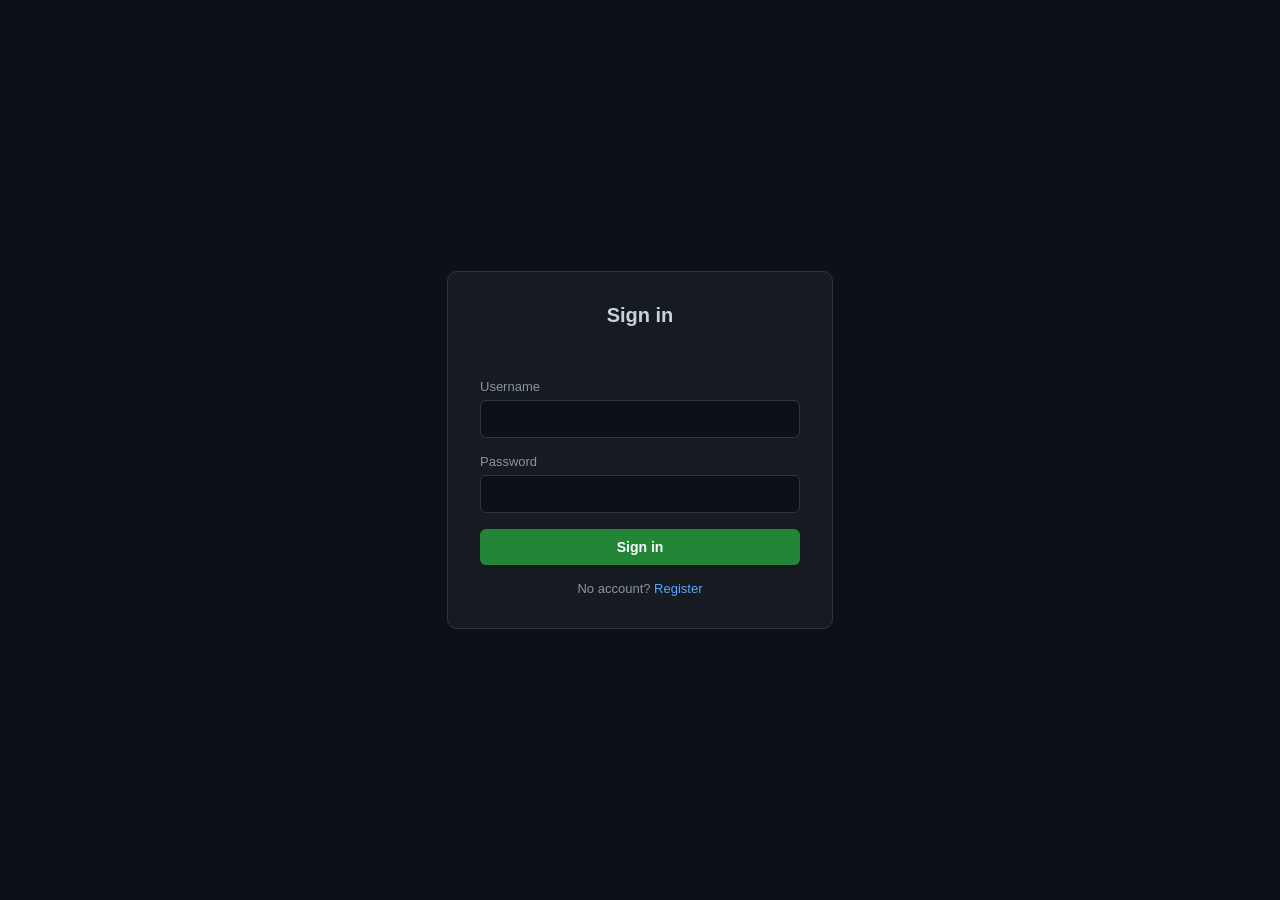
<file: app/templates/login.html>
<!DOCTYPE html>
<html lang="en">
<head>
<meta charset="UTF-8">
<title>Login — NSE Option Chain</title>
<style>
  :root { color-scheme: dark; }
  body {
    margin: 0; min-height: 100vh; display: flex; align-items: center; justify-content: center;
    background: #0d1117; font-family: -apple-system, BlinkMacSystemFont, "Segoe UI", sans-serif;
    color: #c9d1d9;
  }
  .card {
    width: 320px; background: #161b22; border: 1px solid #30363d; border-radius: 10px;
    padding: 32px;
  }
  h1 { font-size: 20px; margin: 0 0 24px; text-align: center; }
  label { display: block; font-size: 13px; color: #8b949e; margin-bottom: 6px; }
  input {
    width: 100%; box-sizing: border-box; padding: 10px 12px; margin-bottom: 16px;
    background: #0d1117; border: 1px solid #30363d; border-radius: 6px; color: #c9d1d9; font-size: 14px;
  }
  input:focus { outline: none; border-color: #58a6ff; }
  button {
    width: 100%; padding: 10px; background: #238636; border: none; border-radius: 6px;
    color: #fff; font-size: 14px; font-weight: 600; cursor: pointer;
  }
  button:hover { background: #2ea043; }
  .err { color: #f85149; font-size: 13px; margin-bottom: 12px; min-height: 16px; }
  .foot { text-align: center; margin-top: 16px; font-size: 13px; color: #8b949e; }
  .foot a { color: #58a6ff; text-decoration: none; }
</style>
</head>
<body>
  <div class="card">
    <h1>Sign in</h1>
    <div class="err" id="err"></div>
    <form id="loginForm">
      <label for="username">Username</label>
      <input id="username" name="username" autocomplete="username" required>
      <label for="password">Password</label>
      <input id="password" name="password" type="password" autocomplete="current-password" required>
      <button type="submit">Sign in</button>
    </form>
    <div class="foot">No account? <a href="/register">Register</a></div>
  </div>

  <script>
    document.getElementById('loginForm').addEventListener('submit', async (e) => {
      e.preventDefault();
      const errEl = document.getElementById('err');
      errEl.textContent = '';
      const username = document.getElementById('username').value.trim();
      const password = document.getElementById('password').value;
      try {
        const res = await fetch('/login', {
          method: 'POST',
          headers: { 'Content-Type': 'application/json' },
          body: JSON.stringify({ username, password }),
        });
        const data = await res.json();
        if (data.ok) {
          window.location.href = '/';
        } else {
          errEl.textContent = data.error || 'Login failed';
        }
      } catch {
        errEl.textContent = 'Network error — try again';
      }
    });
  </script>
</body>
</html>
</file>
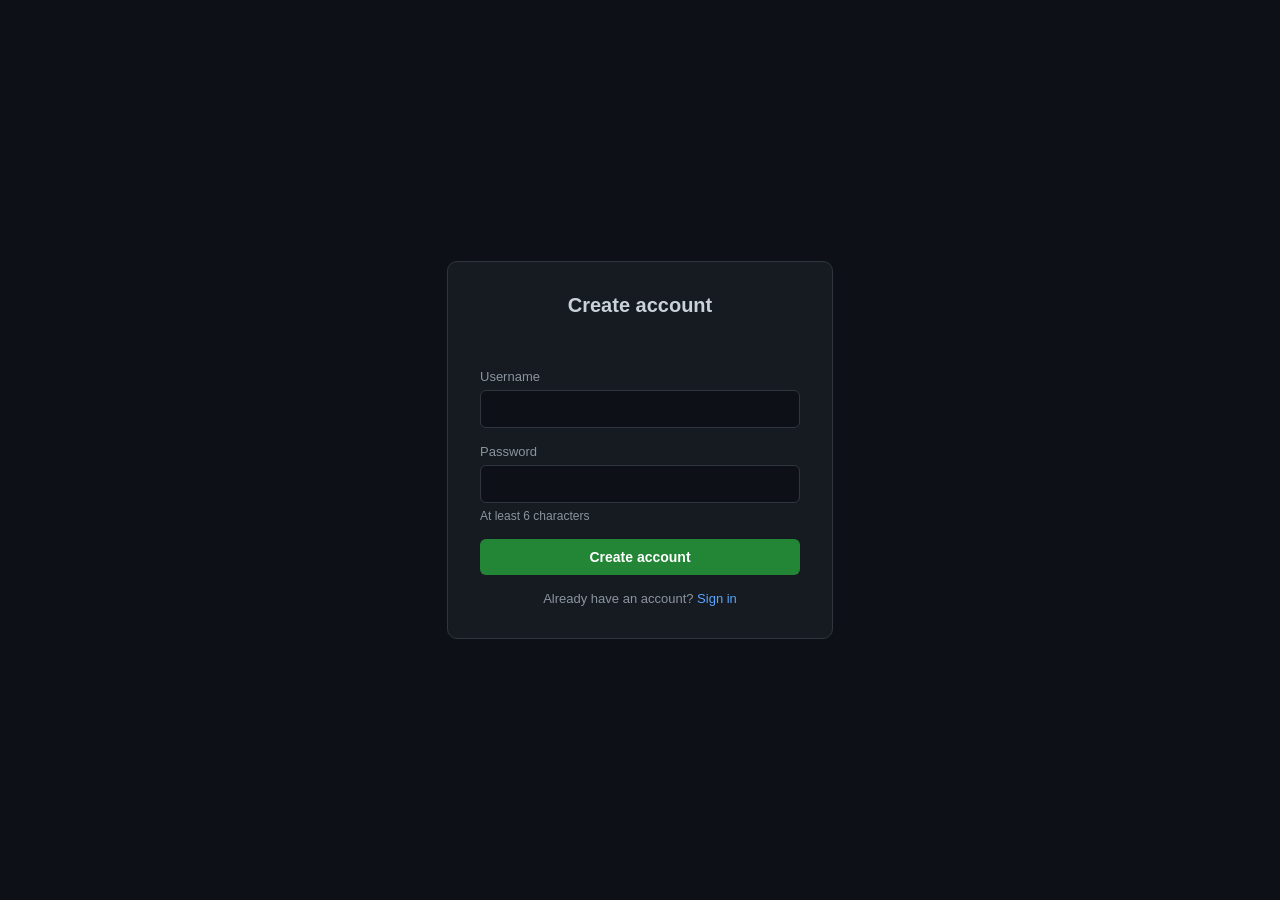
<file: app/templates/register.html>
<!DOCTYPE html>
<html lang="en">
<head>
<meta charset="UTF-8">
<title>Register — NSE Option Chain</title>
<style>
  :root { color-scheme: dark; }
  body {
    margin: 0; min-height: 100vh; display: flex; align-items: center; justify-content: center;
    background: #0d1117; font-family: -apple-system, BlinkMacSystemFont, "Segoe UI", sans-serif;
    color: #c9d1d9;
  }
  .card {
    width: 320px; background: #161b22; border: 1px solid #30363d; border-radius: 10px;
    padding: 32px;
  }
  h1 { font-size: 20px; margin: 0 0 24px; text-align: center; }
  label { display: block; font-size: 13px; color: #8b949e; margin-bottom: 6px; }
  input {
    width: 100%; box-sizing: border-box; padding: 10px 12px; margin-bottom: 16px;
    background: #0d1117; border: 1px solid #30363d; border-radius: 6px; color: #c9d1d9; font-size: 14px;
  }
  input:focus { outline: none; border-color: #58a6ff; }
  button {
    width: 100%; padding: 10px; background: #238636; border: none; border-radius: 6px;
    color: #fff; font-size: 14px; font-weight: 600; cursor: pointer;
  }
  button:hover { background: #2ea043; }
  .err { color: #f85149; font-size: 13px; margin-bottom: 12px; min-height: 16px; }
  .hint { font-size: 12px; color: #8b949e; margin: -10px 0 16px; }
  .foot { text-align: center; margin-top: 16px; font-size: 13px; color: #8b949e; }
  .foot a { color: #58a6ff; text-decoration: none; }
</style>
</head>
<body>
  <div class="card">
    <h1>Create account</h1>
    <div class="err" id="err"></div>
    <form id="registerForm">
      <label for="username">Username</label>
      <input id="username" name="username" autocomplete="username" required>
      <label for="password">Password</label>
      <input id="password" name="password" type="password" autocomplete="new-password" required minlength="6">
      <div class="hint">At least 6 characters</div>
      <button type="submit">Create account</button>
    </form>
    <div class="foot">Already have an account? <a href="/login">Sign in</a></div>
  </div>

  <script>
    document.getElementById('registerForm').addEventListener('submit', async (e) => {
      e.preventDefault();
      const errEl = document.getElementById('err');
      errEl.textContent = '';
      const username = document.getElementById('username').value.trim();
      const password = document.getElementById('password').value;
      try {
        const res = await fetch('/register', {
          method: 'POST',
          headers: { 'Content-Type': 'application/json' },
          body: JSON.stringify({ username, password }),
        });
        const data = await res.json();
        if (data.ok) {
          window.location.href = '/';
        } else {
          errEl.textContent = data.error || 'Registration failed';
        }
      } catch {
        errEl.textContent = 'Network error — try again';
      }
    });
  </script>
</body>
</html>
</file>
